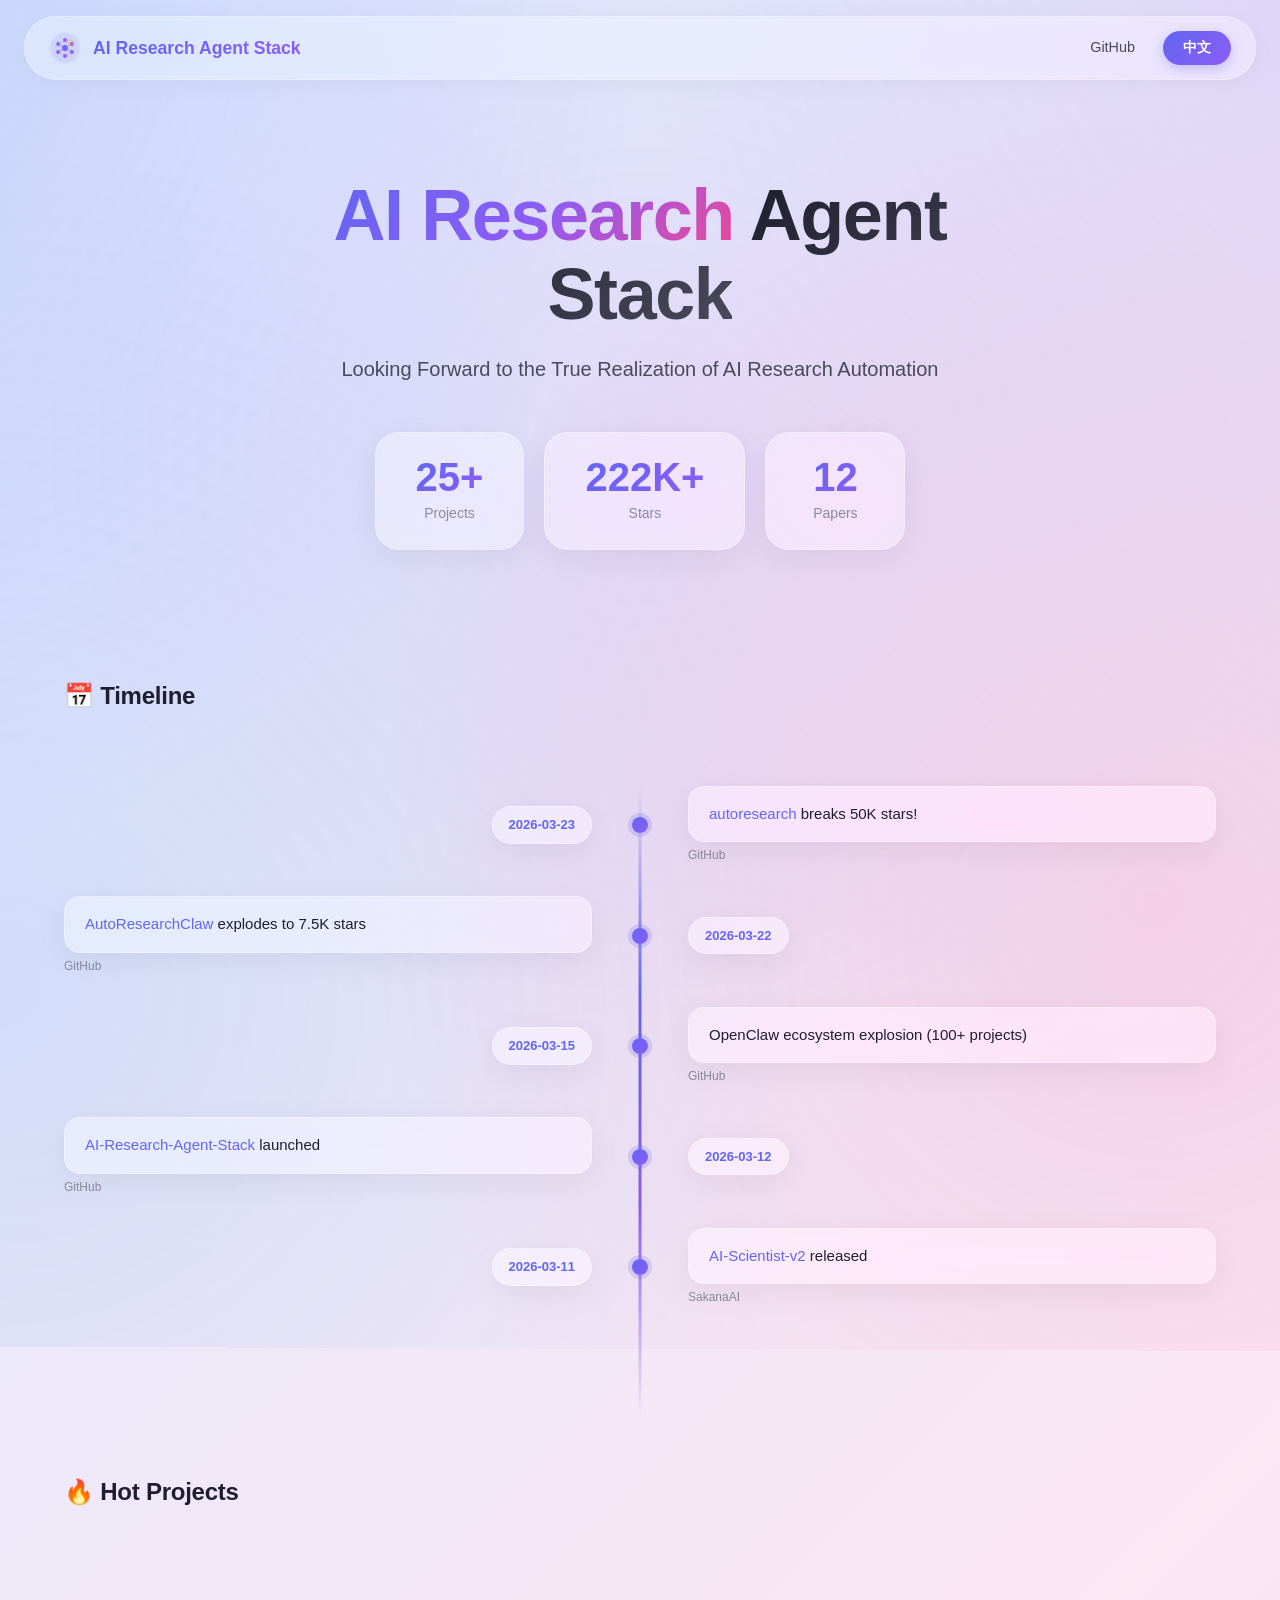
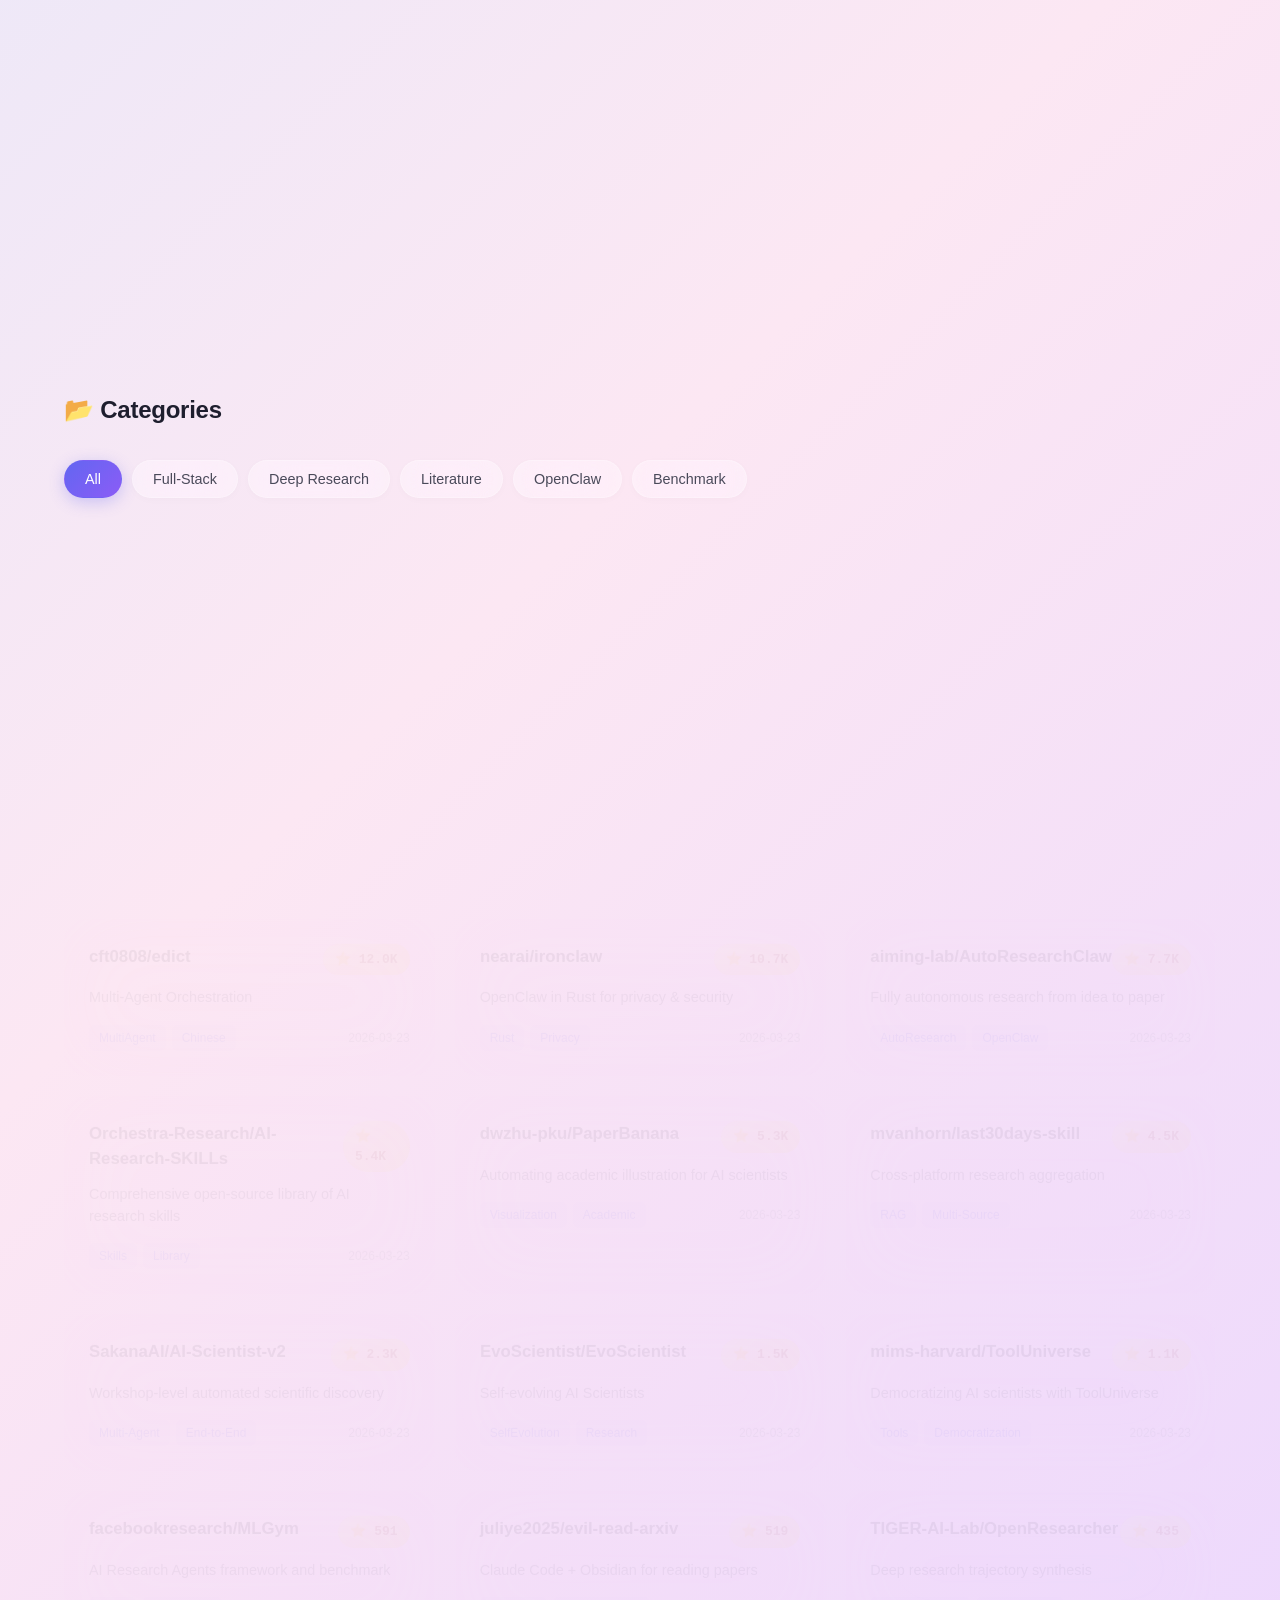
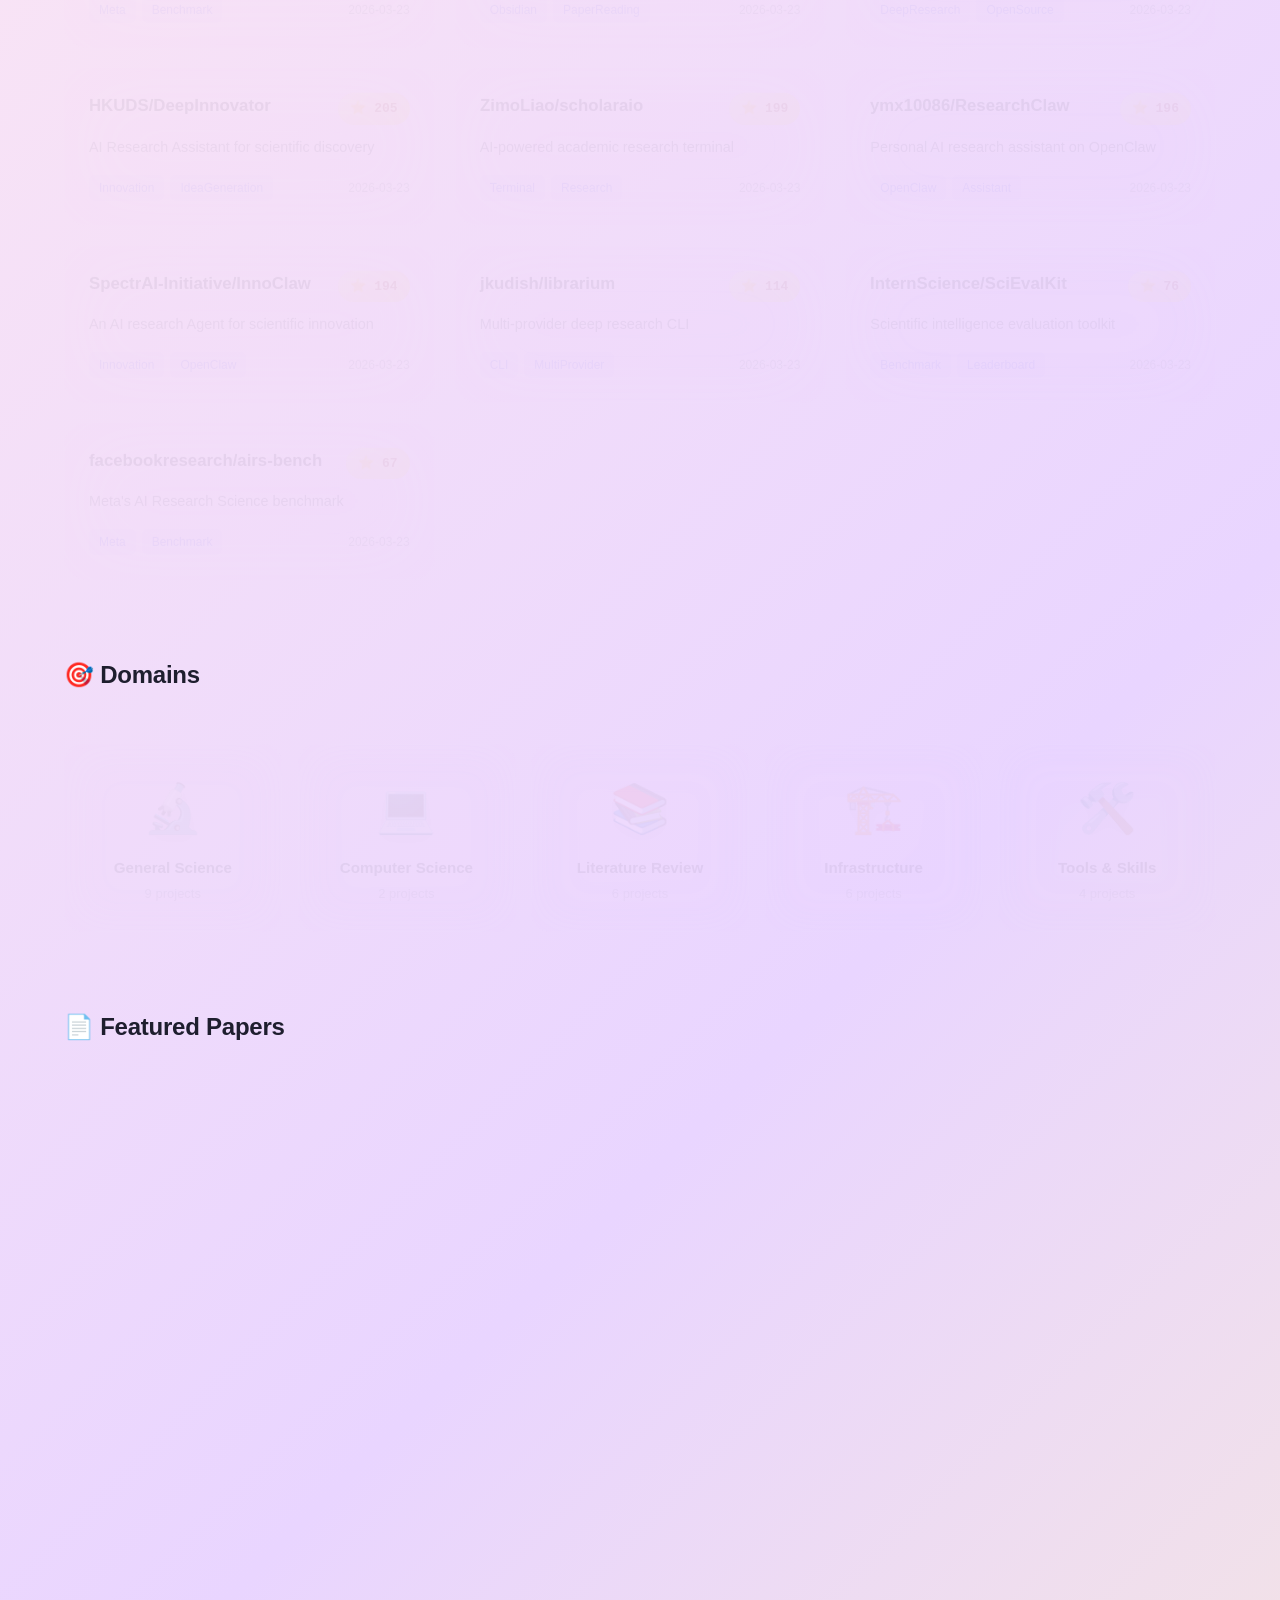
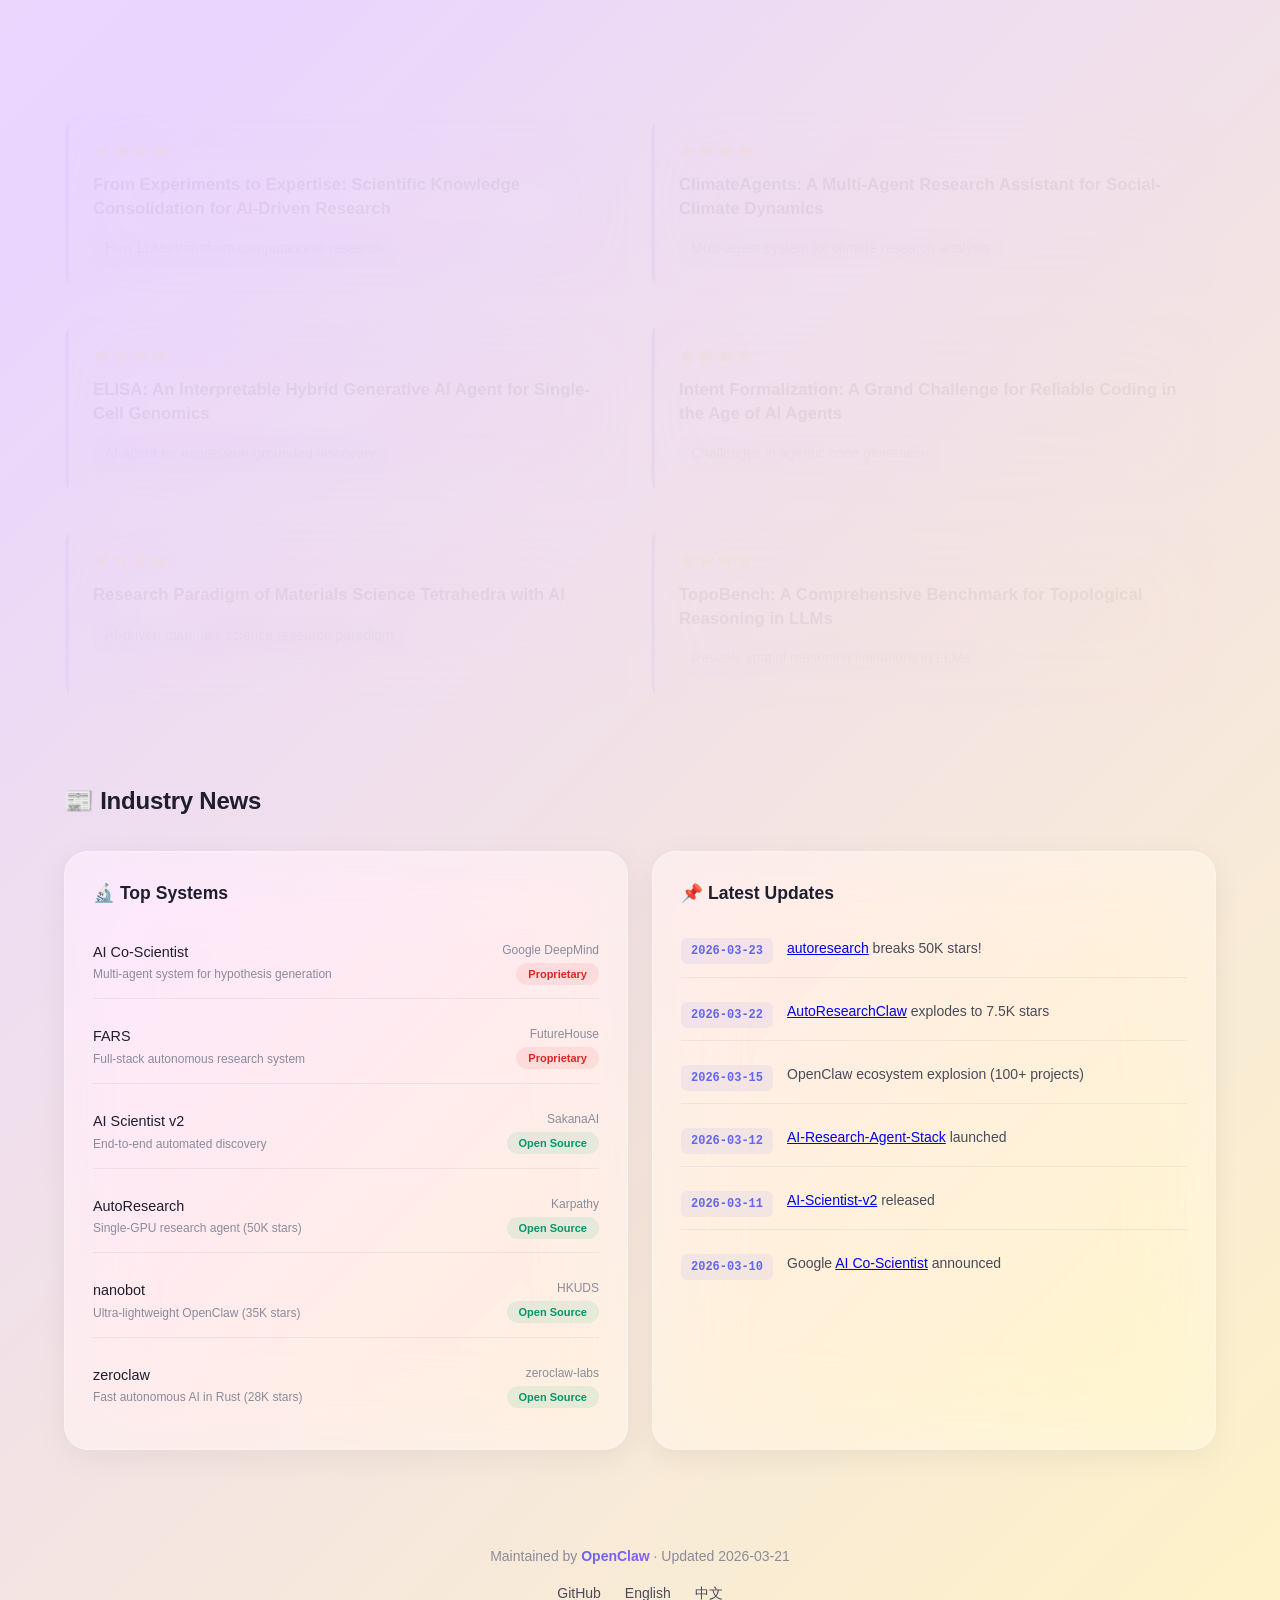
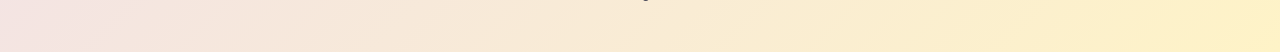
<file: index.html>
<!DOCTYPE html>
<html>
<head>
    <meta charset="UTF-8">
    <meta http-equiv="refresh" content="0; url=docs/index.html">
    <title>AI Research Agent Stack</title>
</head>
<body>
    <p>Redirecting to <a href="docs/index.html">AI Research Agent Stack Dashboard</a>...</p>
</body>
</html>
</file>
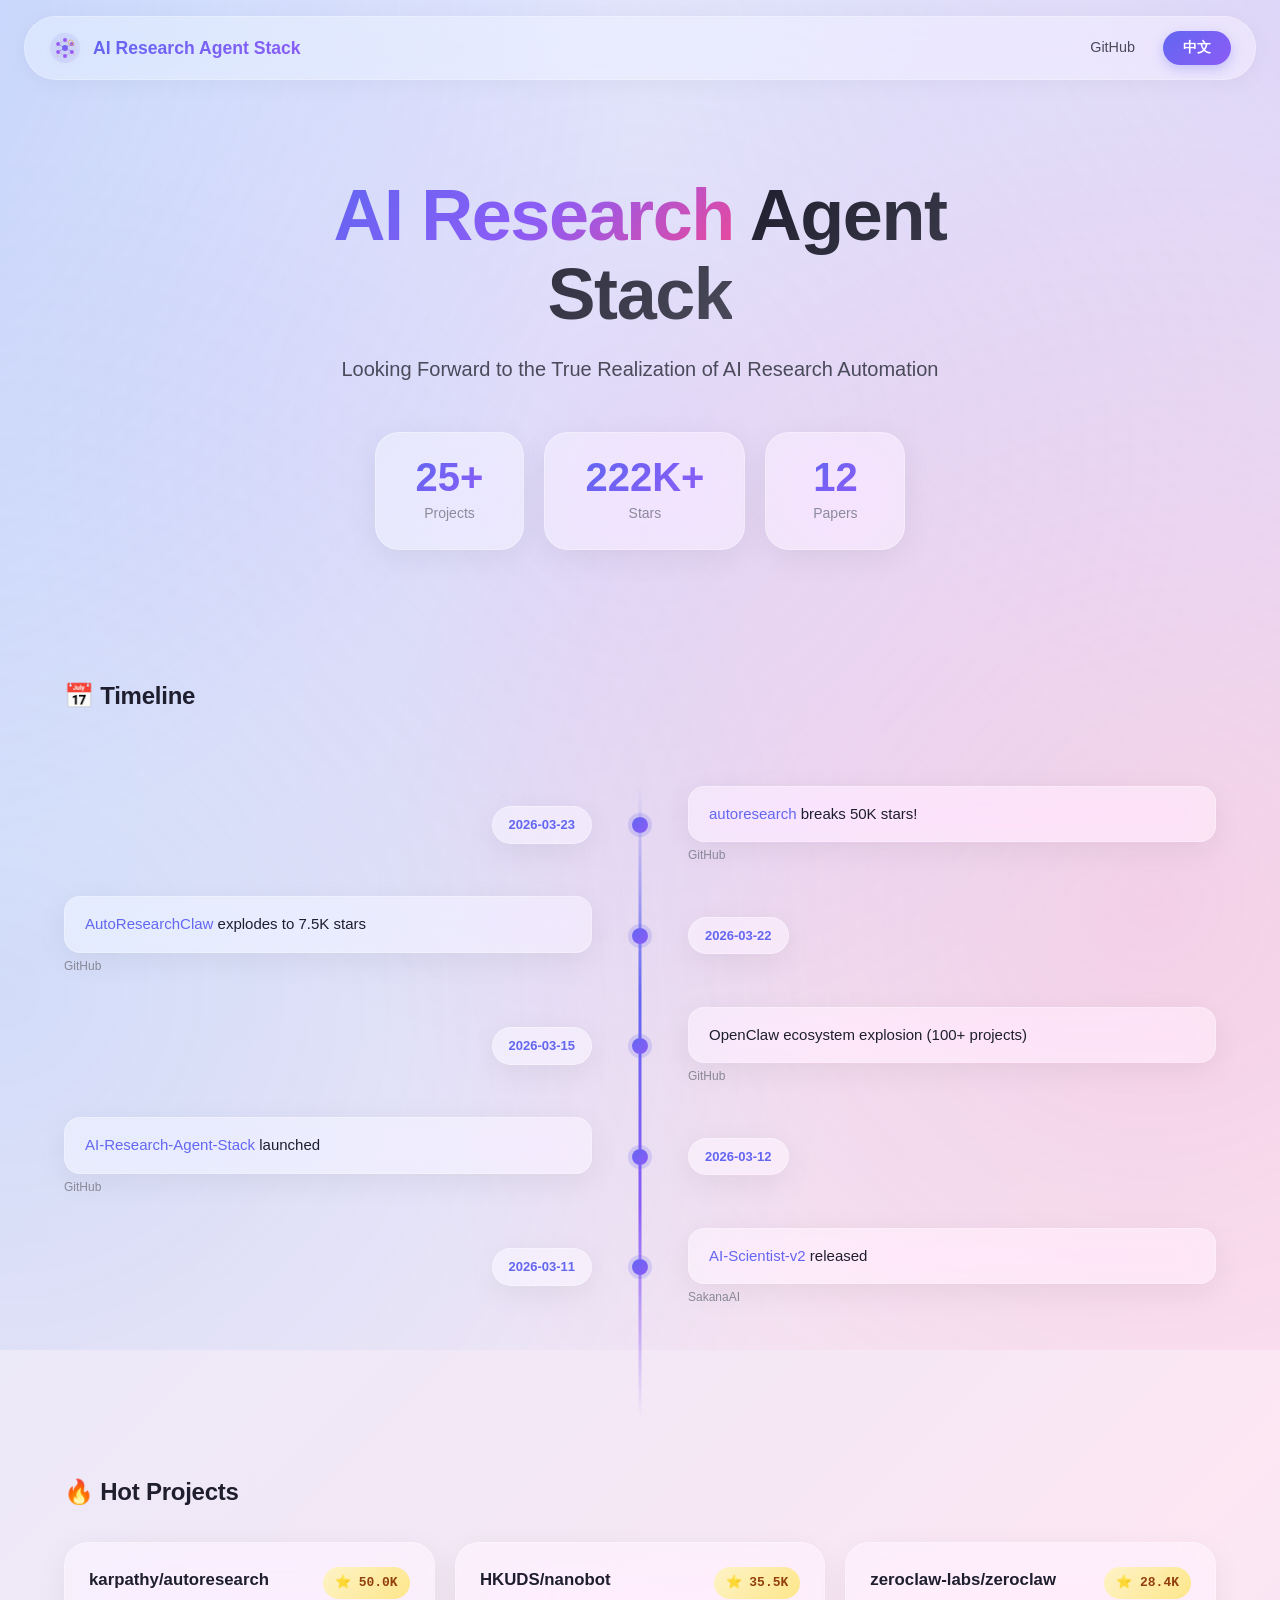
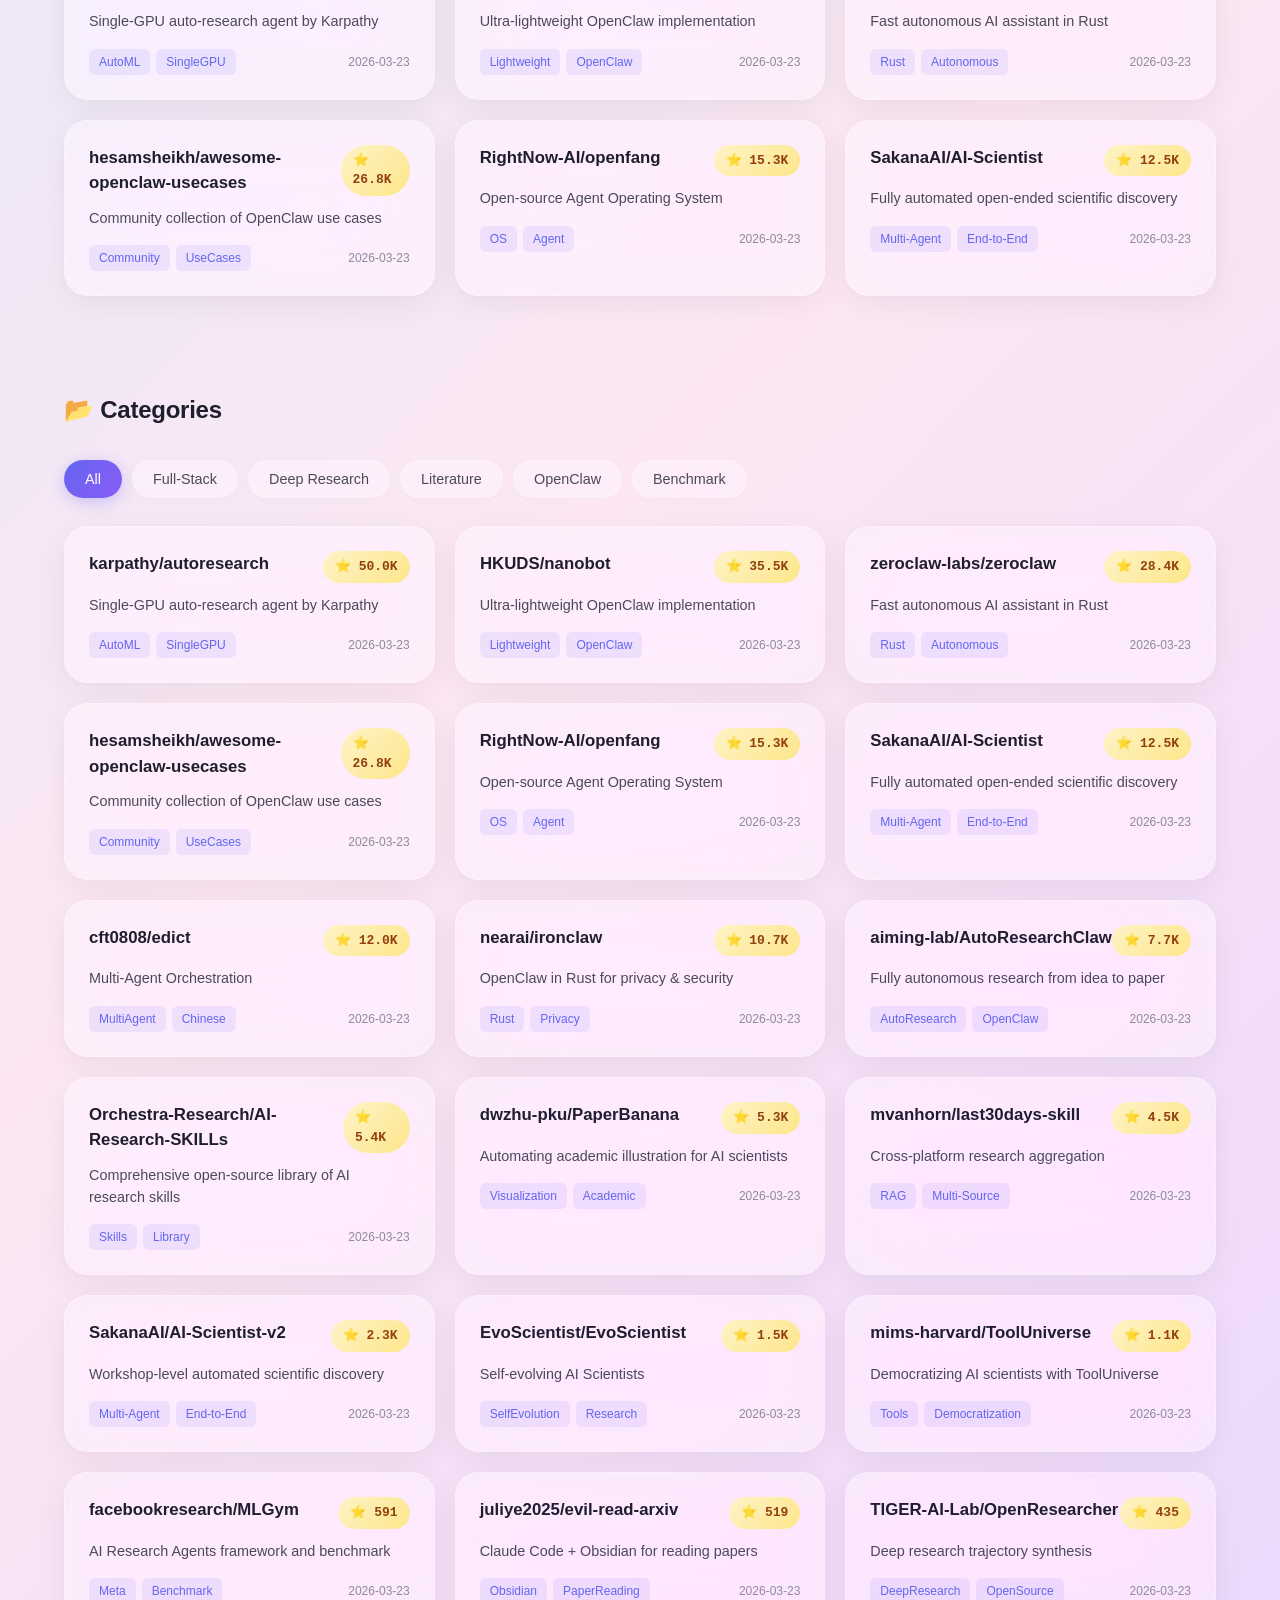
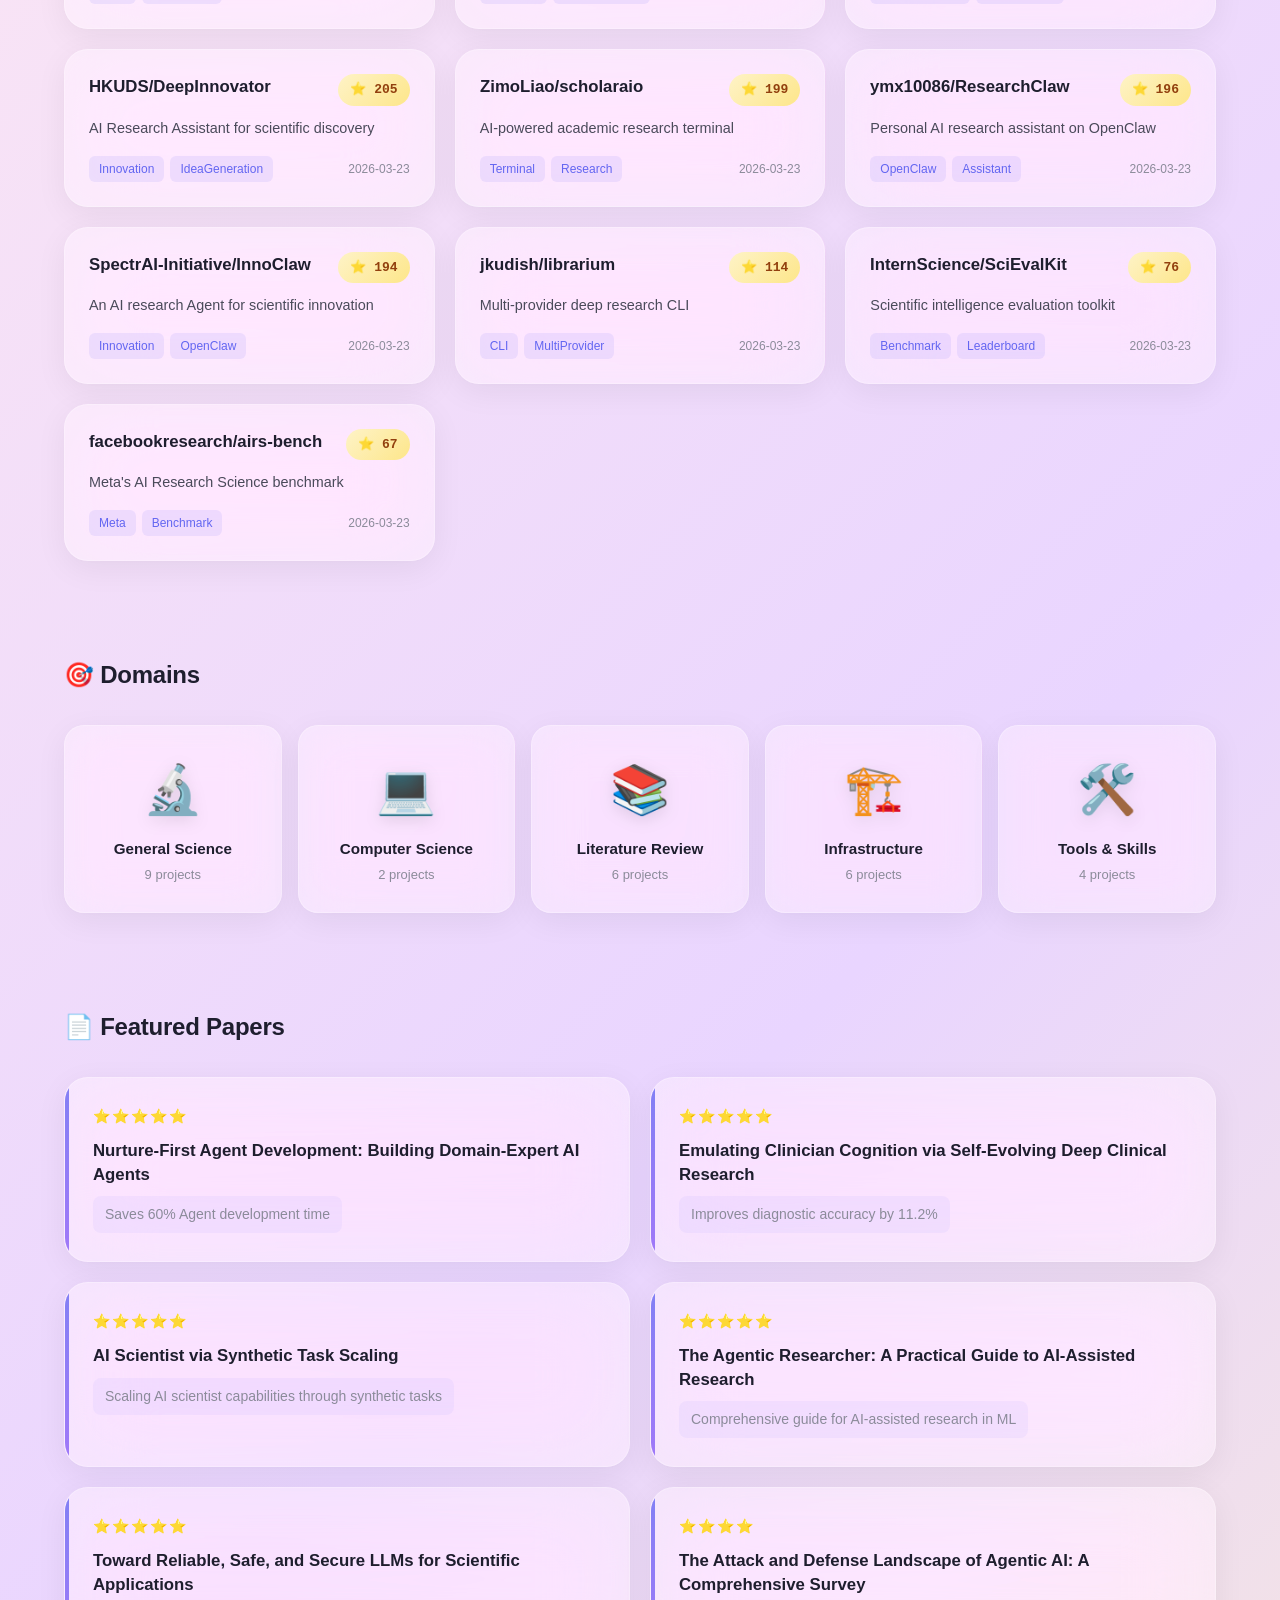
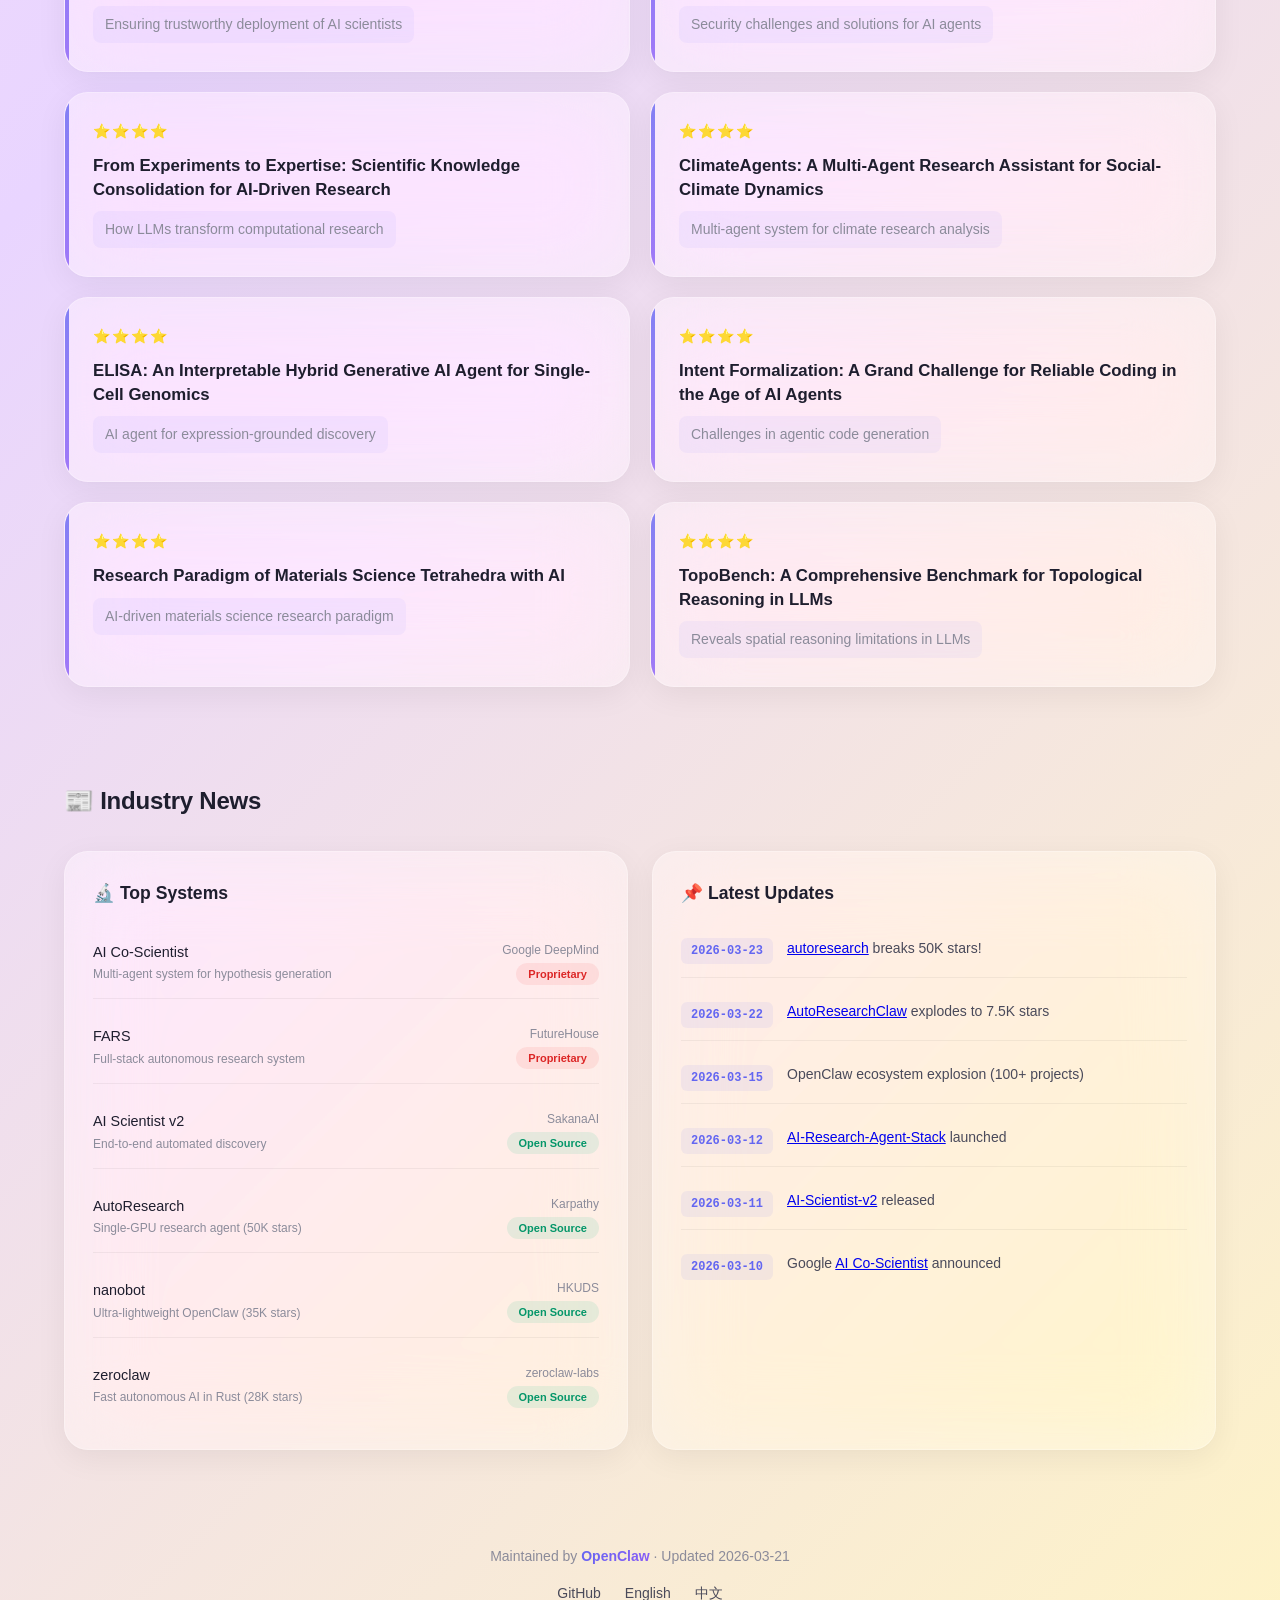
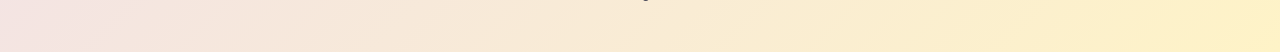
<file: docs/index.html>
<!DOCTYPE html>
<html lang="en">
<head>
    <meta charset="UTF-8">
    <meta name="viewport" content="width=device-width, initial-scale=1.0">
    <title>AI Research Agent Stack</title>
    <link rel="icon" type="image/svg+xml" href="assets/logo.svg">
    <link rel="stylesheet" href="css/style.css">
</head>
<body>
    <nav class="navbar">
        <div class="nav-brand">
            <img src="assets/logo.svg" alt="Logo" class="nav-logo">
            <span class="nav-title">AI Research Agent Stack</span>
        </div>
        <div class="nav-actions">
            <a href="https://github.com/caimingshuo/AI-Research-Agent-Stack" class="nav-link" target="_blank">GitHub</a>
            <button class="btn-lang" onclick="toggleLang()">
                <span id="langLabel">中文</span>
            </button>
        </div>
    </nav>

    <main>
        <!-- Hero Section -->
        <section class="hero">
            <div class="hero-content">
                <h1 class="hero-title">
                    <span class="title-gradient">AI Research</span>
                    <span class="title-accent">Agent Stack</span>
                </h1>
                <p class="hero-subtitle" data-en="Looking Forward to the True Realization of AI Research Automation" data-zh="期待 AI 科研自动化的真正实现">
                    Looking Forward to the True Realization of AI Research Automation
                </p>
                <div class="hero-stats">
                    <div class="stat-card">
                        <span class="stat-num" id="projectCount">50+</span>
                        <span class="stat-label" data-en="Projects" data-zh="项目">Projects</span>
                    </div>
                    <div class="stat-card">
                        <span class="stat-num" id="starCount">150K+</span>
                        <span class="stat-label" data-en="Stars" data-zh="Stars">Stars</span>
                    </div>
                    <div class="stat-card">
                        <span class="stat-num" id="paperCount">12</span>
                        <span class="stat-label" data-en="Papers" data-zh="论文">Papers</span>
                    </div>
                </div>
            </div>
        </section>

        <!-- Timeline Section -->
        <section class="section timeline-section">
            <h2 class="section-title" data-en="📅 Timeline" data-zh="📅 时间线">📅 Timeline</h2>
            <div class="timeline-container" id="timelineContainer">
                <div class="timeline-line"></div>
            </div>
        </section>

        <!-- Hot Projects -->
        <section class="section">
            <h2 class="section-title" data-en="🔥 Hot Projects" data-zh="🔥 热门项目">🔥 Hot Projects</h2>
            <div class="projects-grid" id="topProjects"></div>
        </section>

        <!-- Categories -->
        <section class="section">
            <h2 class="section-title" data-en="📂 Categories" data-zh="📂 分类">📂 Categories</h2>
            <div class="category-tabs" id="categoryTabs">
                <button class="tab-btn active" data-cat="all" data-en="All" data-zh="全部">All</button>
                <button class="tab-btn" data-cat="full-stack-research" data-en="Full-Stack" data-zh="全链路">Full-Stack</button>
                <button class="tab-btn" data-cat="deep-research" data-en="Deep Research" data-zh="深度研究">Deep Research</button>
                <button class="tab-btn" data-cat="literature-research" data-en="Literature" data-zh="文献">Literature</button>
                <button class="tab-btn" data-cat="openclaw" data-en="OpenClaw" data-zh="OpenClaw">OpenClaw</button>
                <button class="tab-btn" data-cat="benchmark" data-en="Benchmark" data-zh="基准">Benchmark</button>
            </div>
            <div class="projects-list" id="allProjects"></div>
        </section>

        <!-- Domains -->
        <section class="section">
            <h2 class="section-title" data-en="🎯 Domains" data-zh="🎯 领域">🎯 Domains</h2>
            <div class="domain-grid" id="domains"></div>
        </section>

        <!-- Featured Papers -->
        <section class="section">
            <h2 class="section-title" data-en="📄 Featured Papers" data-zh="📄 论文精选">📄 Featured Papers</h2>
            <div class="papers-grid" id="papers"></div>
        </section>

        <!-- Industry News -->
        <section class="section">
            <h2 class="section-title" data-en="📰 Industry News" data-zh="📰 行业动态">📰 Industry News</h2>
            <div class="news-grid">
                <div class="news-card">
                    <h3 data-en="🔬 Top Systems" data-zh="🔬 顶级系统">🔬 Top Systems</h3>
                    <div class="systems-list" id="topSystems"></div>
                </div>
                <div class="news-card">
                    <h3 data-en="📌 Latest Updates" data-zh="📌 最新动态">📌 Latest Updates</h3>
                    <div class="events-list" id="eventsList"></div>
                </div>
            </div>
        </section>
    </main>

    <footer class="footer">
        <p>Maintained by <strong>OpenClaw</strong> · Updated 2026-03-21</p>
        <div class="footer-links">
            <a href="https://github.com/caimingshuo/AI-Research-Agent-Stack" target="_blank">GitHub</a>
            <a href="https://github.com/caimingshuo/AI-Research-Agent-Stack/blob/main/README.md">English</a>
            <a href="https://github.com/caimingshuo/AI-Research-Agent-Stack/blob/main/README_CN.md">中文</a>
        </div>
    </footer>

    <script src="js/app.js"></script>
</body>
</html>
</file>
<file: docs/css/style.css>
/* ========== Apple Liquid Glass Design System ========== */
:root {
    /* Glass Variables - More Transparent */
    --glass-bg: rgba(255, 255, 255, 0.45);
    --glass-bg-hover: rgba(255, 255, 255, 0.65);
    --glass-bg-strong: rgba(255, 255, 255, 0.55);
    --glass-border: rgba(255, 255, 255, 0.35);
    --glass-border-subtle: rgba(255, 255, 255, 0.2);
    --glass-shadow: 0 8px 32px rgba(0, 0, 0, 0.06), 0 1px 4px rgba(0, 0, 0, 0.02);
    --glass-shadow-lg: 0 20px 60px rgba(0, 0, 0, 0.08), 0 8px 24px rgba(0, 0, 0, 0.03);
    --glass-blur: blur(40px) saturate(200%);
    --glass-blur-light: blur(24px) saturate(180%);
    
    /* Colors */
    --bg-gradient: linear-gradient(135deg, #667eea 0%, #764ba2 50%, #f093fb 100%);
    --accent-primary: #6366f1;
    --accent-secondary: #8b5cf6;
    --text-primary: #1e1e2e;
    --text-secondary: #4a4a5a;
    --text-muted: #8b8b9a;
    
    /* Spacing */
    --radius-xl: 24px;
    --radius-lg: 20px;
    --radius-md: 16px;
    --radius-sm: 12px;
}

/* ========== Base & Reset ========== */
* { margin: 0; padding: 0; box-sizing: border-box; }

body {
    font-family: -apple-system, BlinkMacSystemFont, 'SF Pro Display', 'SF Pro Text', 'Helvetica Neue', sans-serif;
    background: linear-gradient(135deg, #dbeafe 0%, #fce7f3 35%, #e9d5ff 65%, #fef3c7 100%);
    min-height: 100vh;
    color: var(--text-primary);
    line-height: 1.5;
    -webkit-font-smoothing: antialiased;
    -moz-osx-font-smoothing: grayscale;
}

/* Decorative Background Blobs */
body::before {
    content: '';
    position: fixed;
    top: -50%;
    left: -50%;
    width: 200%;
    height: 200%;
    background: 
        radial-gradient(circle at 15% 25%, rgba(99, 102, 241, 0.2) 0%, transparent 35%),
        radial-gradient(circle at 85% 20%, rgba(139, 92, 246, 0.18) 0%, transparent 35%),
        radial-gradient(circle at 70% 75%, rgba(236, 72, 153, 0.15) 0%, transparent 35%),
        radial-gradient(circle at 25% 80%, rgba(59, 130, 246, 0.12) 0%, transparent 35%),
        radial-gradient(circle at 50% 50%, rgba(168, 85, 247, 0.1) 0%, transparent 40%);
    z-index: -1;
    animation: float 25s ease-in-out infinite;
}

@keyframes float {
    0%, 100% { transform: translate(0, 0) rotate(0deg); }
    33% { transform: translate(30px, -30px) rotate(5deg); }
    66% { transform: translate(-20px, 20px) rotate(-3deg); }
}

/* ========== Glass Card Base ========== */
.glass-card {
    background: var(--glass-bg);
    backdrop-filter: var(--glass-blur);
    -webkit-backdrop-filter: var(--glass-blur);
    border: 1px solid var(--glass-border-subtle);
    border-radius: var(--radius-lg);
    box-shadow: var(--glass-shadow);
    transition: all 0.4s cubic-bezier(0.4, 0, 0.2, 1);
}

.glass-card:hover {
    background: var(--glass-bg-hover);
    box-shadow: var(--glass-shadow-lg);
    transform: translateY(-4px);
}

/* ========== Navigation ========== */
.navbar {
    position: sticky;
    top: 16px;
    margin: 16px 24px;
    padding: 12px 24px;
    z-index: 100;
    display: flex;
    justify-content: space-between;
    align-items: center;
    background: rgba(255, 255, 255, 0.35);
    backdrop-filter: var(--glass-blur);
    -webkit-backdrop-filter: var(--glass-blur);
    border: 1px solid rgba(255, 255, 255, 0.25);
    border-radius: 100px;
    box-shadow: 0 4px 24px rgba(0, 0, 0, 0.04);
}

.nav-brand {
    display: flex;
    align-items: center;
    gap: 12px;
}

.nav-logo {
    width: 32px;
    height: 32px;
    filter: drop-shadow(0 2px 4px rgba(0,0,0,0.1));
}

.nav-title {
    font-weight: 700;
    font-size: 1.1rem;
    background: linear-gradient(135deg, var(--accent-primary), var(--accent-secondary));
    -webkit-background-clip: text;
    -webkit-text-fill-color: transparent;
    background-clip: text;
}

.nav-actions {
    display: flex;
    gap: 12px;
    align-items: center;
}

.nav-link {
    color: var(--text-secondary);
    text-decoration: none;
    font-size: 0.9rem;
    font-weight: 500;
    padding: 8px 16px;
    border-radius: 100px;
    transition: all 0.3s ease;
}

.nav-link:hover {
    background: rgba(99, 102, 241, 0.1);
    color: var(--accent-primary);
}

.btn-lang {
    background: linear-gradient(135deg, var(--accent-primary), var(--accent-secondary));
    border: none;
    border-radius: 100px;
    padding: 8px 20px;
    color: white;
    font-size: 0.875rem;
    font-weight: 600;
    cursor: pointer;
    transition: all 0.3s ease;
    box-shadow: 0 4px 12px rgba(99, 102, 241, 0.3);
}

.btn-lang:hover {
    transform: scale(1.05);
    box-shadow: 0 6px 20px rgba(99, 102, 241, 0.4);
}

/* ========== Hero Section ========== */
.hero {
    padding: 80px 24px;
    text-align: center;
}

.hero-content {
    max-width: 800px;
    margin: 0 auto;
}

.hero-title {
    font-size: clamp(2.5rem, 8vw, 4.5rem);
    font-weight: 800;
    line-height: 1.1;
    margin-bottom: 20px;
    letter-spacing: -0.02em;
}

.title-gradient {
    background: linear-gradient(135deg, var(--accent-primary), var(--accent-secondary), #ec4899);
    -webkit-background-clip: text;
    -webkit-text-fill-color: transparent;
    background-clip: text;
}

.title-accent {
    background: linear-gradient(135deg, #1e1e2e, #4a4a5a);
    -webkit-background-clip: text;
    -webkit-text-fill-color: transparent;
    background-clip: text;
}

.hero-subtitle {
    font-size: 1.25rem;
    color: var(--text-secondary);
    margin-bottom: 48px;
    font-weight: 400;
    max-width: 600px;
    margin-left: auto;
    margin-right: auto;
}

.hero-stats {
    display: flex;
    justify-content: center;
    gap: 20px;
    flex-wrap: wrap;
}

.stat-card {
    background: rgba(255, 255, 255, 0.4);
    backdrop-filter: var(--glass-blur);
    -webkit-backdrop-filter: var(--glass-blur);
    border: 1px solid rgba(255, 255, 255, 0.3);
    border-radius: var(--radius-xl);
    padding: 24px 40px;
    min-width: 140px;
    box-shadow: var(--glass-shadow);
    transition: all 0.4s ease;
}

.stat-card:hover {
    transform: translateY(-8px) scale(1.02);
    box-shadow: var(--glass-shadow-lg);
}

.stat-num {
    display: block;
    font-size: 2.5rem;
    font-weight: 800;
    background: linear-gradient(135deg, var(--accent-primary), var(--accent-secondary));
    -webkit-background-clip: text;
    -webkit-text-fill-color: transparent;
    background-clip: text;
    line-height: 1;
    margin-bottom: 4px;
}

.stat-label {
    font-size: 0.875rem;
    color: var(--text-muted);
    font-weight: 500;
}

/* ========== Sections ========== */
.section {
    padding: 48px 24px;
    max-width: 1200px;
    margin: 0 auto;
}

.section-title {
    font-size: 1.5rem;
    font-weight: 700;
    margin-bottom: 32px;
    color: var(--text-primary);
    letter-spacing: -0.01em;
}

/* ========== Timeline - Modern Design ========== */
.timeline-section {
    background: transparent;
}

.timeline-container {
    position: relative;
    padding: 40px 0;
}

.timeline-line {
    position: absolute;
    left: 50%;
    transform: translateX(-50%);
    width: 3px;
    height: 100%;
    background: linear-gradient(180deg, transparent, var(--accent-primary), var(--accent-secondary), transparent);
    border-radius: 2px;
}

.timeline-item {
    display: flex;
    align-items: center;
    margin-bottom: 32px;
    position: relative;
}

.timeline-item:nth-child(odd) {
    flex-direction: row-reverse;
}

.timeline-date-badge {
    flex: 1;
    text-align: right;
    padding-right: 40px;
}

.timeline-item:nth-child(odd) .timeline-date-badge {
    text-align: left;
    padding-right: 0;
    padding-left: 40px;
}

.timeline-date {
    display: inline-block;
    background: rgba(255, 255, 255, 0.45);
    backdrop-filter: var(--glass-blur-light);
    -webkit-backdrop-filter: var(--glass-blur-light);
    padding: 8px 16px;
    border-radius: 100px;
    font-size: 0.8125rem;
    font-weight: 600;
    color: var(--accent-primary);
    border: 1px solid rgba(255, 255, 255, 0.3);
    box-shadow: var(--glass-shadow);
}

.timeline-dot {
    width: 16px;
    height: 16px;
    background: linear-gradient(135deg, var(--accent-primary), var(--accent-secondary));
    border-radius: 50%;
    position: relative;
    z-index: 2;
    box-shadow: 0 0 0 4px rgba(99, 102, 241, 0.2);
    animation: pulse 2s ease-in-out infinite;
}

@keyframes pulse {
    0%, 100% { box-shadow: 0 0 0 4px rgba(99, 102, 241, 0.2); }
    50% { box-shadow: 0 0 0 8px rgba(99, 102, 241, 0.1); }
}

.timeline-event-badge {
    flex: 1;
    padding-left: 40px;
}

.timeline-item:nth-child(odd) .timeline-event-badge {
    padding-left: 0;
    padding-right: 40px;
}

.timeline-event-text {
    background: rgba(255, 255, 255, 0.42);
    backdrop-filter: var(--glass-blur-light);
    -webkit-backdrop-filter: var(--glass-blur-light);
    padding: 16px 20px;
    border-radius: var(--radius-md);
    font-size: 0.9375rem;
    color: var(--text-primary);
    border: 1px solid rgba(255, 255, 255, 0.25);
    box-shadow: var(--glass-shadow);
    transition: all 0.3s ease;
}

.timeline-event-text:hover {
    background: rgba(255, 255, 255, 0.55);
    transform: translateX(4px);
}

.timeline-event-text a {
    color: var(--accent-primary);
    text-decoration: none;
    font-weight: 500;
    border-bottom: 1px solid transparent;
    transition: border-color 0.3s ease;
}

.timeline-event-text a:hover {
    border-bottom-color: var(--accent-primary);
}

.timeline-source {
    font-size: 0.75rem;
    color: var(--text-muted);
    margin-top: 4px;
}

/* ========== Project Cards - Glass Style ========== */
.projects-grid {
    display: grid;
    grid-template-columns: repeat(auto-fill, minmax(340px, 1fr));
    gap: 20px;
}

.project-card {
    background: rgba(255, 255, 255, 0.38);
    backdrop-filter: var(--glass-blur);
    -webkit-backdrop-filter: var(--glass-blur);
    border: 1px solid rgba(255, 255, 255, 0.25);
    border-radius: var(--radius-xl);
    padding: 24px;
    box-shadow: var(--glass-shadow);
    transition: all 0.4s cubic-bezier(0.4, 0, 0.2, 1);
    position: relative;
    overflow: hidden;
}

.project-card::before {
    content: '';
    position: absolute;
    top: 0;
    left: 0;
    right: 0;
    height: 4px;
    background: linear-gradient(90deg, var(--accent-primary), var(--accent-secondary), #ec4899);
    opacity: 0;
    transition: opacity 0.3s ease;
}

.project-card:hover {
    transform: translateY(-8px);
    box-shadow: var(--glass-shadow-lg);
}

.project-card:hover::before {
    opacity: 1;
}

.project-header {
    display: flex;
    justify-content: space-between;
    align-items: flex-start;
    margin-bottom: 12px;
}

.project-name {
    font-weight: 600;
    font-size: 1.05rem;
}

.project-name a {
    color: var(--text-primary);
    text-decoration: none;
    transition: color 0.3s ease;
}

.project-name a:hover {
    color: var(--accent-primary);
}

.project-stars {
    display: inline-flex;
    align-items: center;
    gap: 4px;
    background: linear-gradient(135deg, #fef3c7, #fde68a);
    color: #92400e;
    font-size: 0.8125rem;
    font-weight: 700;
    padding: 6px 12px;
    border-radius: 100px;
    font-family: 'SF Mono', Monaco, monospace;
}

.project-desc {
    font-size: 0.9rem;
    color: var(--text-secondary);
    margin-bottom: 16px;
    line-height: 1.5;
}

.project-footer {
    display: flex;
    justify-content: space-between;
    align-items: center;
}

.tag {
    display: inline-block;
    background: rgba(99, 102, 241, 0.1);
    color: var(--accent-primary);
    padding: 4px 10px;
    border-radius: 6px;
    font-size: 0.75rem;
    font-weight: 500;
    margin-right: 6px;
}

.project-updated {
    font-size: 0.75rem;
    color: var(--text-muted);
}

/* ========== Category Tabs ========== */
.category-tabs {
    display: flex;
    gap: 10px;
    margin-bottom: 28px;
    flex-wrap: wrap;
}

.tab-btn {
    background: rgba(255, 255, 255, 0.35);
    backdrop-filter: var(--glass-blur-light);
    -webkit-backdrop-filter: var(--glass-blur-light);
    border: 1px solid rgba(255, 255, 255, 0.25);
    border-radius: 100px;
    padding: 10px 20px;
    font-size: 0.9rem;
    font-weight: 500;
    color: var(--text-secondary);
    cursor: pointer;
    transition: all 0.3s ease;
    box-shadow: 0 2px 8px rgba(0,0,0,0.02);
}

.tab-btn:hover {
    background: rgba(99, 102, 241, 0.1);
    color: var(--accent-primary);
    border-color: rgba(99, 102, 241, 0.3);
}

.tab-btn.active {
    background: linear-gradient(135deg, var(--accent-primary), var(--accent-secondary));
    border-color: transparent;
    color: white;
    box-shadow: 0 4px 16px rgba(99, 102, 241, 0.3);
}

/* ========== Papers Grid - Beautiful Cards ========== */
.papers-grid {
    display: grid;
    grid-template-columns: repeat(auto-fill, minmax(380px, 1fr));
    gap: 20px;
}

.paper-card {
    background: rgba(255, 255, 255, 0.38);
    backdrop-filter: var(--glass-blur);
    -webkit-backdrop-filter: var(--glass-blur);
    border: 1px solid rgba(255, 255, 255, 0.25);
    border-radius: var(--radius-xl);
    padding: 28px;
    box-shadow: var(--glass-shadow);
    transition: all 0.4s cubic-bezier(0.4, 0, 0.2, 1);
    position: relative;
    overflow: hidden;
}

.paper-card::before {
    content: '';
    position: absolute;
    top: 0;
    left: 0;
    width: 4px;
    height: 100%;
    background: linear-gradient(180deg, var(--accent-primary), var(--accent-secondary));
    opacity: 0.8;
}

.paper-card:hover {
    transform: translateY(-6px) translateX(4px);
    box-shadow: var(--glass-shadow-lg);
}

.paper-rating {
    margin-bottom: 12px;
    letter-spacing: 2px;
    font-size: 0.875rem;
}

.paper-title {
    font-weight: 600;
    font-size: 1.05rem;
    margin-bottom: 10px;
    line-height: 1.4;
    color: var(--text-primary);
}

.paper-title a {
    color: inherit;
    text-decoration: none;
    transition: color 0.3s ease;
}

.paper-title a:hover {
    color: var(--accent-primary);
}

.paper-meta {
    font-size: 0.875rem;
    color: var(--text-muted);
    padding: 8px 12px;
    background: rgba(99, 102, 241, 0.06);
    border-radius: 8px;
    display: inline-block;
}

/* ========== Domain Cards ========== */
.domain-grid {
    display: grid;
    grid-template-columns: repeat(auto-fill, minmax(180px, 1fr));
    gap: 16px;
}

.domain-card {
    background: rgba(255, 255, 255, 0.35);
    backdrop-filter: var(--glass-blur-light);
    -webkit-backdrop-filter: var(--glass-blur-light);
    border: 1px solid rgba(255, 255, 255, 0.25);
    border-radius: var(--radius-lg);
    padding: 28px 20px;
    text-align: center;
    box-shadow: var(--glass-shadow);
    transition: all 0.4s ease;
}

.domain-card:hover {
    transform: translateY(-6px);
    box-shadow: var(--glass-shadow-lg);
}

.domain-icon {
    font-size: 3rem;
    margin-bottom: 12px;
    display: block;
    filter: drop-shadow(0 4px 8px rgba(0,0,0,0.1));
}

.domain-name {
    font-weight: 600;
    font-size: 0.95rem;
    margin-bottom: 4px;
    color: var(--text-primary);
}

.domain-count {
    font-size: 0.8125rem;
    color: var(--text-muted);
}

/* ========== News Section ========== */
.news-grid {
    display: grid;
    grid-template-columns: repeat(auto-fit, minmax(320px, 1fr));
    gap: 24px;
}

.news-card {
    background: rgba(255, 255, 255, 0.38);
    backdrop-filter: var(--glass-blur);
    -webkit-backdrop-filter: var(--glass-blur);
    border: 1px solid rgba(255, 255, 255, 0.25);
    border-radius: var(--radius-xl);
    padding: 28px;
    box-shadow: var(--glass-shadow);
}

.news-card h3 {
    font-size: 1.1rem;
    font-weight: 600;
    margin-bottom: 20px;
    color: var(--text-primary);
}

.systems-list, .events-list {
    display: flex;
    flex-direction: column;
    gap: 12px;
}

.system-item {
    display: flex;
    justify-content: space-between;
    align-items: center;
    padding: 14px 0;
    border-bottom: 1px solid rgba(0,0,0,0.05);
    font-size: 0.9rem;
}

.system-item:last-child {
    border-bottom: none;
}

.system-item:hover {
    background: rgba(99, 102, 241, 0.04);
    margin: 0 -14px;
    padding: 14px;
    border-radius: var(--radius-sm);
}

.system-name {
    font-weight: 500;
}

.system-company {
    color: var(--text-muted);
    font-size: 0.75rem;
    margin-top: 2px;
}

.status-badge {
    font-size: 0.6875rem;
    font-weight: 600;
    padding: 5px 12px;
    border-radius: 100px;
    white-space: nowrap;
}

.status-badge.open {
    background: rgba(16, 185, 129, 0.1);
    color: #059669;
}

.status-badge.closed {
    background: rgba(239, 68, 68, 0.1);
    color: #dc2626;
}

.event-item {
    display: flex;
    gap: 14px;
    padding: 12px 0;
    border-bottom: 1px solid rgba(0,0,0,0.05);
    font-size: 0.875rem;
}

.event-item:last-child {
    border-bottom: none;
}

.event-date {
    font-family: 'SF Mono', Monaco, monospace;
    font-size: 0.75rem;
    color: var(--accent-primary);
    font-weight: 600;
    white-space: nowrap;
    background: rgba(99, 102, 241, 0.08);
    padding: 4px 10px;
    border-radius: 6px;
    height: fit-content;
}

.event-text {
    color: var(--text-secondary);
    line-height: 1.4;
}

/* ========== Footer ========== */
.footer {
    text-align: center;
    padding: 48px 24px;
    color: var(--text-muted);
    font-size: 0.875rem;
}

.footer strong {
    background: linear-gradient(135deg, var(--accent-primary), var(--accent-secondary));
    -webkit-background-clip: text;
    -webkit-text-fill-color: transparent;
    background-clip: text;
    font-weight: 600;
}

.footer-links {
    margin-top: 16px;
    display: flex;
    justify-content: center;
    gap: 24px;
}

.footer-links a {
    color: var(--text-secondary);
    text-decoration: none;
    font-weight: 500;
    transition: color 0.3s ease;
}

.footer-links a:hover {
    color: var(--accent-primary);
}

/* ========== Responsive ========== */
@media (max-width: 768px) {
    .navbar {
        margin: 12px 16px;
        padding: 10px 16px;
    }
    
    .hero { padding: 60px 20px; }
    .hero-stats { gap: 12px; }
    .stat-card { padding: 20px 28px; min-width: 110px; }
    .stat-num { font-size: 2rem; }
    
    .section { padding: 32px 16px; }
    .projects-grid { grid-template-columns: 1fr; }
    .papers-grid { grid-template-columns: 1fr; }
    
    .timeline-line { left: 20px; }
    .timeline-item, .timeline-item:nth-child(odd) { flex-direction: column; align-items: flex-start; padding-left: 48px; }
    .timeline-date-badge, .timeline-item:nth-child(odd) .timeline-date-badge { text-align: left; padding: 0; margin-bottom: 8px; }
    .timeline-event-badge, .timeline-item:nth-child(odd) .timeline-event-badge { padding: 0; }
    .timeline-dot { position: absolute; left: 12px; }
}

/* ========== Animations ========== */
@keyframes fadeInUp {
    from { opacity: 0; transform: translateY(20px); }
    to { opacity: 1; transform: translateY(0); }
}

.project-card, .paper-card, .domain-card {
    animation: fadeInUp 0.5s ease-out backwards;
}

.project-card:nth-child(1), .paper-card:nth-child(1) { animation-delay: 0.05s; }
.project-card:nth-child(2), .paper-card:nth-child(2) { animation-delay: 0.1s; }
.project-card:nth-child(3), .paper-card:nth-child(3) { animation-delay: 0.15s; }
.project-card:nth-child(4), .paper-card:nth-child(4) { animation-delay: 0.2s; }
.project-card:nth-child(5), .paper-card:nth-child(5) { animation-delay: 0.25s; }
.project-card:nth-child(6), .paper-card:nth-child(6) { animation-delay: 0.3s; }
</file>
